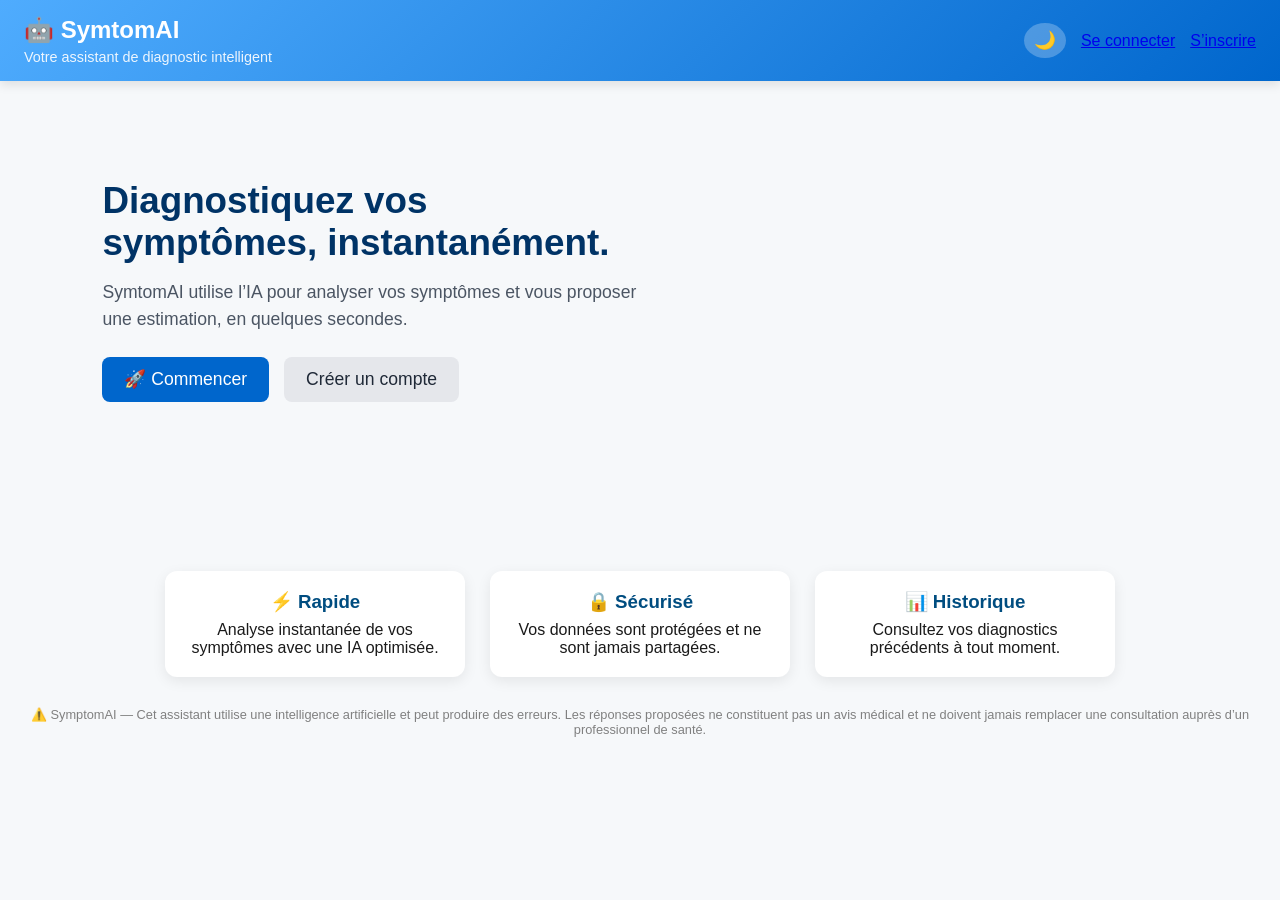
<file: templates/index.html>
<!DOCTYPE html>
<html lang="fr">
<head>
    <meta charset="UTF-8">
    <meta name="viewport" content="width=device-width, initial-scale=1.0">
    <title>SymptomAI-Accueil</title>
    <link rel="stylesheet" href="/static/css/style.css">
</head>

<body>

<header class="header">
    <div class="header-left">
        <h2>🤖 SymtomAI</h2>
        <p>Votre assistant de diagnostic intelligent</p>
    </div>

    <div class="header-right">
        <button id="dark-toggle" class="dark-btn">🌙</button>
        <a href="/user/login" class="header-btn">Se connecter</a>
        <a href="/user/register" class="header-btn">S’inscrire</a>
    </div>
</header>


<!-- ================= MAIN HERO SECTION ================= -->
<section class="hero">
    <div class="hero-content">
        <h1>Diagnostiquez vos symptômes, instantanément.</h1>
        <p>SymtomAI utilise l’IA pour analyser vos symptômes et vous proposer une estimation,
           en quelques secondes.</p>

        <div class="hero-buttons">
            <a href="/user/login" class="cta-btn">🚀 Commencer</a>
            <a href="/user/register" class="cta-btn secondary">Créer un compte</a>
        </div>
    </div>

    <div class="hero-img"></div>
</section>


<!-- =============== FEATURES SECTION ================= -->
<section class="features">

    <div class="feature-card">
        <h3>⚡ Rapide</h3>
        <p>Analyse instantanée de vos symptômes avec une IA optimisée.</p>
    </div>

    <div class="feature-card">
        <h3>🔒 Sécurisé</h3>
        <p>Vos données sont protégées et ne sont jamais partagées.</p>
    </div>

    <div class="feature-card">
        <h3>📊 Historique</h3>
        <p>Consultez vos diagnostics précédents à tout moment.</p>
    </div>

</section>


<footer class="footer">
    ⚠️ SymptomAI — Cet assistant utilise une intelligence artificielle et 
    peut produire des erreurs. Les réponses proposées ne constituent pas 
    un avis médical et ne doivent jamais remplacer une consultation 
    auprès d’un professionnel de santé.
</footer>


<!-- CHARGER LE DARKMODE EN PREMIER -->
<script src="/static/js/theme.js"></script>

<script src="/static/js/script.js"></script>

</body>
</html>
</file>
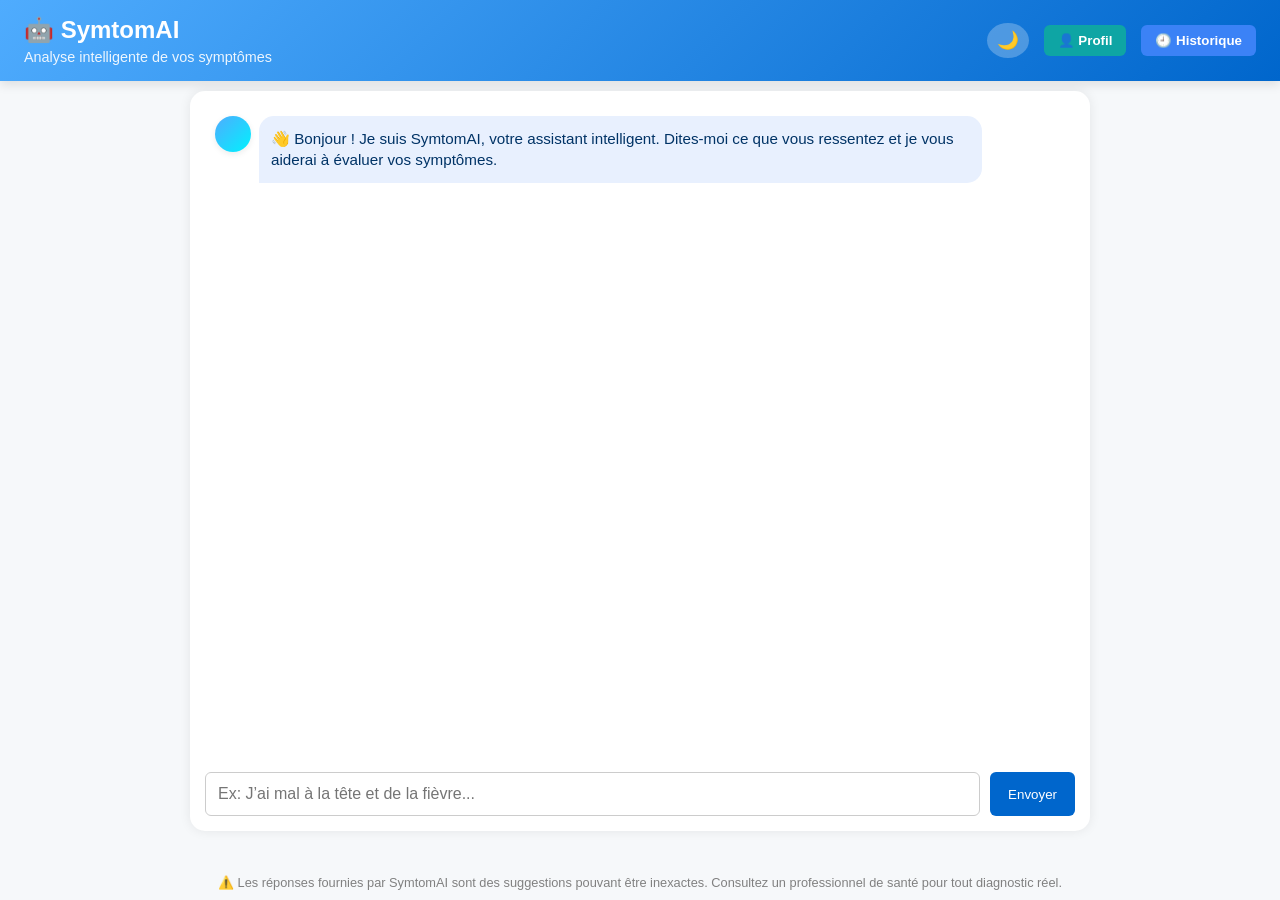
<file: templates/chat.html>
<!-- templates/chat.html -->
<!DOCTYPE html>
<html lang="fr">
<head>
  <meta charset="utf-8"/>
  <meta name="viewport" content="width=device-width,initial-scale=1"/>
  <title>SymtomAI</title>
  <link rel="stylesheet" href="/static/css/style.css">
</head>
<body>
  <header class="header">
  <div class="header-left">
    <h2>🤖 SymtomAI</h2>
    <p>Analyse intelligente de vos symptômes</p>
  </div>

  <div class="header-right">
    <!-- bouton thème sombre -->
    <button id="dark-toggle" class="dark-btn" aria-label="Toggle dark mode">🌙</button>

    <!-- lien vers profil -->
    <button id="profile-btn" class="logout-btn" style="background:#0ea5a4;">👤 Profil</button>

    <!-- lien historique -->
    <button id="history-btn" class="logout-btn" style="background:#3b82f6;">🕘 Historique</button>

     </div>
</header>



  <div id="chat-container">
    <div id="chat-box">
      <div id="messages">
        <div class="message bot">
          <div class="avatar bot-avatar"></div>
          <div class="bubble">👋 Bonjour ! Je suis SymtomAI, votre assistant intelligent. Dites-moi ce que vous ressentez et je vous aiderai à évaluer vos symptômes.</div>

        </div>
      </div>

      <div id="input-container">
        <input id="user-input" type="text" placeholder="Ex: J’ai mal à la tête et de la fièvre...">
        <button id="send-btn">Envoyer</button>
      </div>
    </div>
  </div>

  <footer class="footer">
    ⚠️ Les réponses fournies par SymtomAI sont des suggestions pouvant être inexactes. 
    Consultez un professionnel de santé pour tout diagnostic réel.
</footer>

<script>
function logout() {
    localStorage.removeItem("id_user");
    window.location = "/user/login";
}
</script>
  <script src="/static/js/script.js"></script>
</body>

</html>
</file>
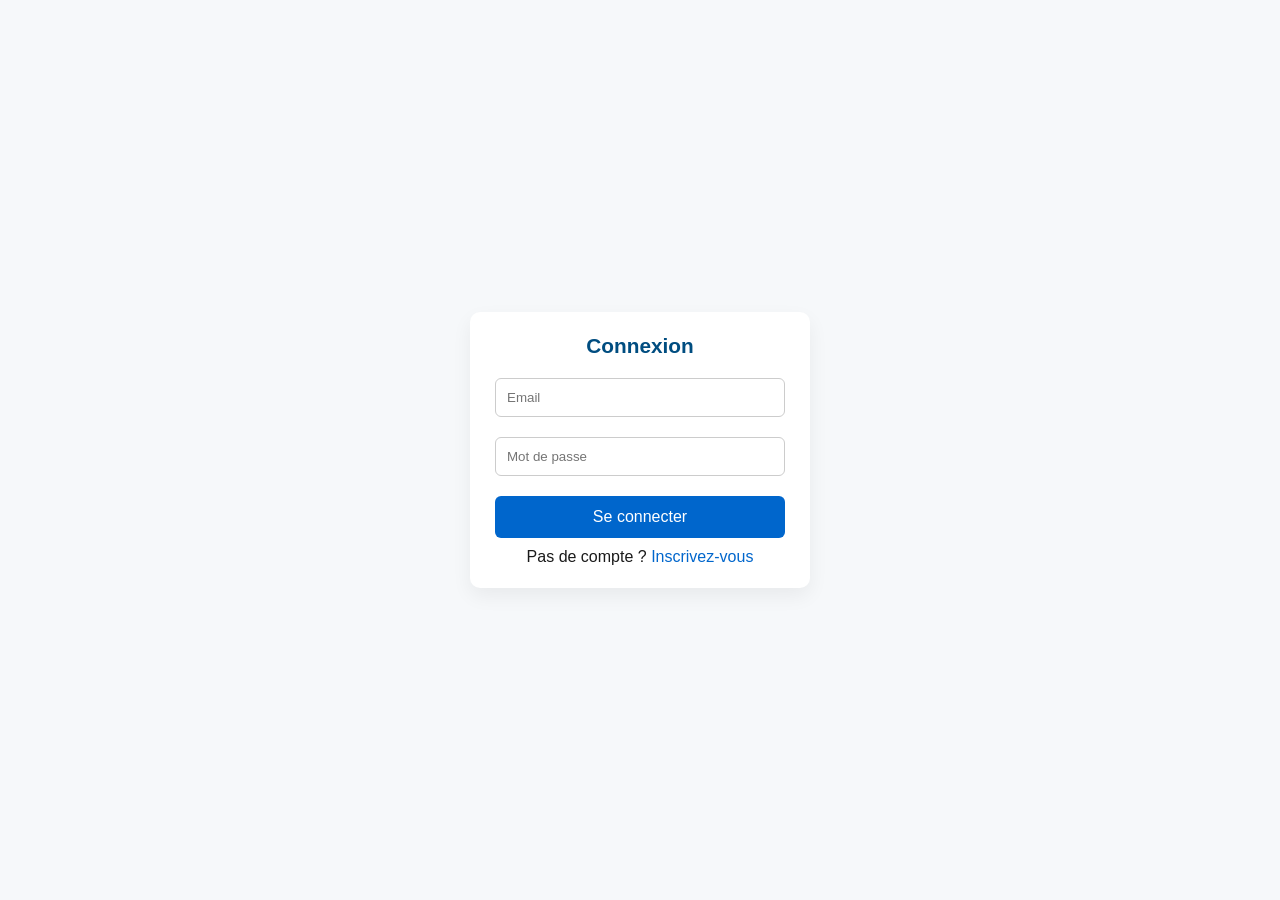
<file: templates/login.html>
<!doctype html>
<html lang="fr">
<head>
<meta charset="utf-8"/>
<meta name="viewport" content="width=device-width,initial-scale=1"/>
<title>Connexion - SymtomAI</title>
<link rel="stylesheet" href="/static/css/style.css">
</head>

<body class="auth-page">

  <main class="auth-card">
    <h3>Connexion</h3>

    <input id="email" placeholder="Email" type="email" required />
    <input id="password" placeholder="Mot de passe" type="password" required />

    <button id="login-btn">Se connecter</button>

    <p style="margin-top:10px;">
      Pas de compte ?
      <a href="{{ url_for('user.register_page') }}">Inscrivez-vous</a>
    </p>
  </main>

  <script>
    async function login() {
      const email = document.getElementById("email").value.trim();
      const password = document.getElementById("password").value.trim();

      if (!email || !password) {
        alert("Veuillez remplir tous les champs.");
        return;
      }

      const response = await fetch("/user/login", {
        method: "POST",
        headers: {"Content-Type": "application/json"},
        body: JSON.stringify({ email_user: email, password })
      });

      const data = await response.json();

      if (response.ok) {
        localStorage.setItem("id_user", data.id_user);
        window.location = "/chat";
      } else {
        alert(data.error || "Erreur lors de la connexion.");
      }
    }

    document.getElementById("login-btn").onclick = login;

    document.addEventListener("keypress", (e) => {
      if (e.key === "Enter") login();
    });
  </script>

</body>
</html>
</file>
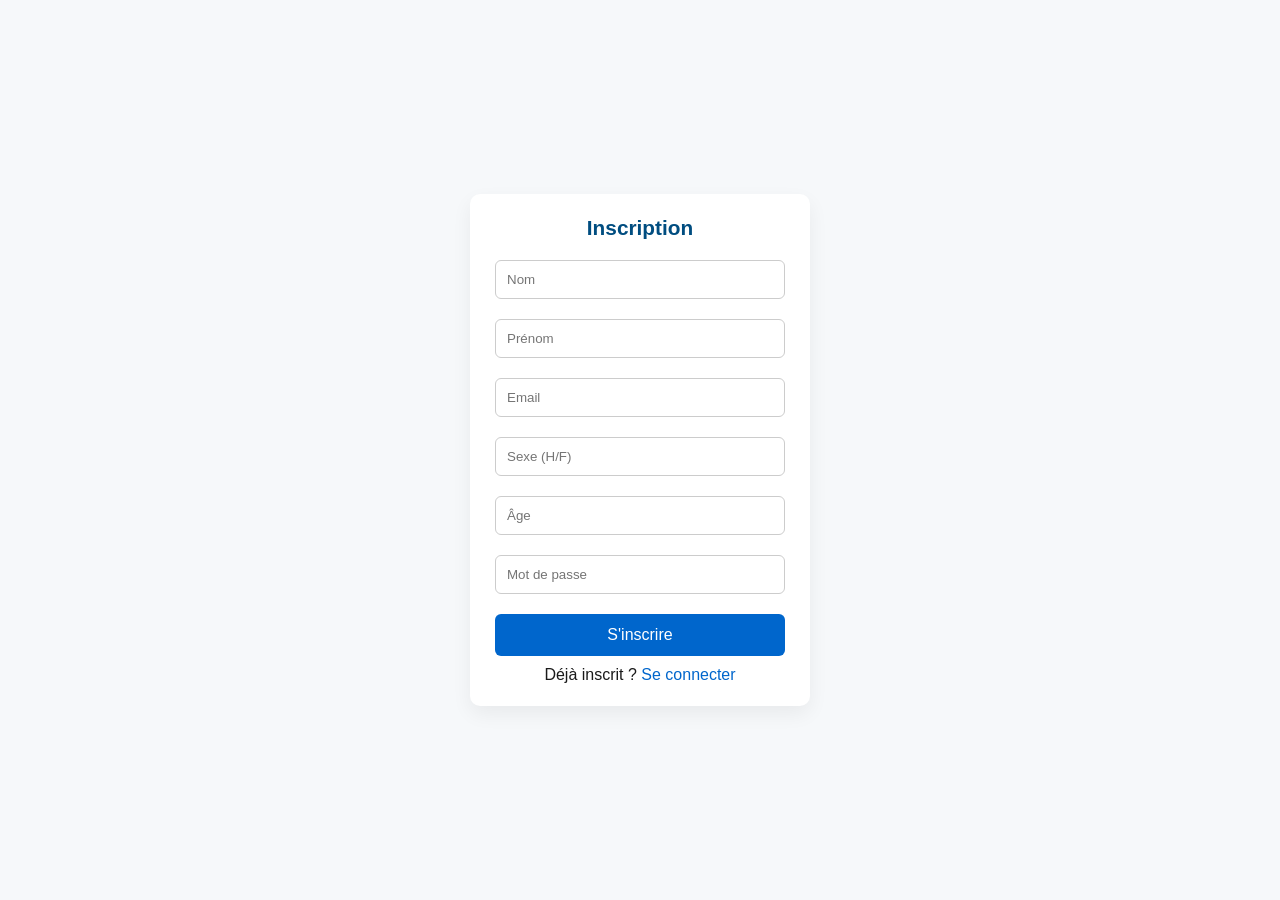
<file: templates/register.html>
<!doctype html>
<html lang="fr">
<head>
    <meta charset="utf-8"/>
    <meta name="viewport" content="width=device-width,initial-scale=1"/>
    <title>Inscription - SymptomAI</title>
    <link rel="stylesheet" href="/static/css/style.css">
</head>

<body class="auth-page">

  <main class="auth-card">
    <h3>Inscription</h3>

    <input id="nom" placeholder="Nom" type="text" />
    <input id="prenom" placeholder="Prénom" type="text" />
    <input id="email" placeholder="Email" type="email" />
    <input id="sexe" placeholder="Sexe (H/F)" type="text" />
    <input id="age" placeholder="Âge" type="number" />
    <input id="password" placeholder="Mot de passe" type="password" />

    <button id="register-btn">S'inscrire</button>

    <p style="margin-top:10px;">
      Déjà inscrit ?
      <a href="{{ url_for('user.login_page') }}">Se connecter</a>
    </p>
  </main>

<script>
  async function register() {

    const body = {
      nom_user: document.getElementById("nom").value.trim(),
      prenom_user: document.getElementById("prenom").value.trim(),
      email_user: document.getElementById("email").value.trim(),
      sexe_user: document.getElementById("sexe").value.trim(),
      age_user: document.getElementById("age").value,
      password: document.getElementById("password").value
    };

    const res = await fetch("/user/register", {
      method:"POST",
      headers: {"Content-Type":"application/json"},
      body: JSON.stringify(body)
    });

    const data = await res.json();

    if (res.ok) {
      alert("Inscription réussie !");
      window.location = "/user/login";
    } else {
      alert(data.error || "Erreur lors de l'inscription.");
    }
  }

  document.getElementById("register-btn").onclick = register;
</script>

</body>
</html>
</file>
<file: static/css/style.css>
/* ============================================================
   🌐 RESET & BASE
============================================================ */
* {
    margin: 0;
    padding: 0;
    box-sizing: border-box;
}

html, body {
    height: 100%;
}

body {
    font-family: "Segoe UI", sans-serif;
    background-color: #f6f8fa;
    display: flex;
    flex-direction: column;
    color: #1a1a1a;
}

/* ============================================================
   🧭 HEADER (Aligné – Version Pro)
============================================================ */
.header {
    background: linear-gradient(135deg, #4facfe, #0066cc);
    color: white;
    padding: 1rem 1.5rem;
    box-shadow: 0 4px 10px rgba(0,0,0,0.1);

    display: flex;
    justify-content: space-between;
    align-items: center;
}

.header-left h2 {
    font-size: 1.5rem;
    font-weight: 600;
    margin-bottom: 5px;
}

.header-left p {
    font-size: 0.9rem;
    opacity: 0.9;
}

.header-right {
    display: flex;
    align-items: center;
    gap: 15px;
}

/* Bouton Mode sombre */
.dark-btn {
    background: rgba(255,255,255,0.25);
    color: white;
    border: none;
    padding: 7px 10px;
    border-radius: 50%;
    cursor: pointer;
    font-size: 1.1rem;
    transition: background 0.2s ease;
}

.dark-btn:hover {
    background: rgba(255,255,255,0.4);
}

/* Bouton Déconnexion */
.logout-btn {
    background: #ff4d4d;
    border: none;
    padding: 8px 14px;
    border-radius: 6px;
    color: white;
    cursor: pointer;
    font-weight: bold;
    transition: background 0.2s ease;
}

.logout-btn:hover {
    background: #e60000;
}

/* ============================================================
   💬 CHAT CONTAINER
============================================================ */
#chat-container {
    flex: 1;
    width: 100%;
    display: flex;
    justify-content: center;
    padding: 10px;
}

#chat-box {
    width: 100%;
    max-width: 900px;
    background: white;
    border-radius: 15px;
    box-shadow: 0 0 12px rgba(0,0,0,0.08);

    display: flex;
    flex-direction: column;
    padding: 15px;

    min-height: 70vh;
    max-height: calc(100vh - 160px);
    overflow: hidden;
}

/* ============================================================
   💬 MESSAGES
============================================================ */
#messages {
    flex: 1;
    overflow-y: auto;
    padding: 10px;
    scroll-behavior: smooth;
}

.message {
    margin-bottom: 12px;
    display: flex;
    align-items: flex-start;
    gap: 8px;
}

/* Bubbles */
.bubble {
    background: #e8f0fe;
    color: #003366;
    padding: 12px;
    border-radius: 15px 15px 15px 0;
    max-width: 85%;
    word-wrap: break-word;
    font-size: 0.95rem;
    line-height: 1.4;
}

.user .bubble {
    background: #0066cc;
    color: white;
    border-radius: 15px 15px 0 15px;
    margin-left: auto;
}

/* Avatars */
.bot-avatar,
.user-avatar {
    width: 36px;
    height: 36px;
    border-radius: 50%;
    flex-shrink: 0;
}

.bot-avatar {
    background: linear-gradient(135deg, #4facfe, #00f2fe);
    box-shadow: 0 2px 6px rgba(0,0,0,0.08);
}

.user-avatar {
    background: linear-gradient(135deg, #06b6d4, #0ea5a4);
}

/* ============================================================
   🧪 DIAGNOSTICS
============================================================ */
.symptom-tag {
    background: #dff3ff;
    color: #0066aa;
    padding: 4px 8px;
    border-radius: 10px;
    font-size: 0.8em;
    margin: 2px;
    display: inline-block;
}

.diagnosis-card {
    background: #fff8db;
    border: 1px solid #f4c542;
    padding: 12px;
    border-radius: 12px;
    margin-top: 10px;
}

.diagnosis-title {
    font-weight: bold;
    color: #c27a00;
    margin-bottom: 5px;
}

.confidence-bar {
    height: 6px;
    background: #eee;
    border-radius: 3px;
    margin-top: 6px;
}

.confidence-fill {
    height: 100%;
    background: #10b981;
    border-radius: 3px;
}

/* ============================================================
   ✏️ INPUT AREA
============================================================ */
#input-container {
    display: flex;
    gap: 10px;
    margin-top: 10px;
}

#user-input {
    flex: 1;
    padding: 12px;
    border-radius: 6px;
    border: 1px solid #ccc;
    font-size: 1em;
    outline: none;
    transition: border 0.2s;
}

#user-input:focus {
    border-color: #0066cc;
}

#send-btn {
    background-color: #0066cc;
    color: white;
    border: none;
    border-radius: 6px;
    padding: 12px 18px;
    cursor: pointer;
    transition: background 0.2s ease;
}

#send-btn:hover {
    background-color: #004d99;
}

/* ============================================================
   📌 FOOTER
============================================================ */
.footer {
    text-align: center;
    font-size: 0.8em;
    color: gray;
    padding: 10px;
}

/* ============================================================
   🔐 AUTH PAGES
============================================================ */
.auth-page {
    display: flex;
    align-items: center;
    justify-content: center;
    height: 100vh;
    background: #f6f8fa;
}

.auth-card {
    background: white;
    padding: 22px 25px;
    border-radius: 10px;
    box-shadow: 0 8px 20px rgba(0,0,0,0.06);
    width: 340px;
    text-align: center;
}

.auth-card h3 {
    margin-bottom: 10px;
    font-size: 1.3rem;
    color: #004d80;
}

.auth-card input {
    width: 100%;
    padding: 11px;
    margin: 10px 0;
    border-radius: 6px;
    border: 1px solid #ccc;
    transition: border 0.2s;
}

.auth-card input:focus {
    border-color: #0066cc;
}

.auth-card button {
    width: 100%;
    background: #0066cc;
    color: white;
    padding: 12px;
    border: none;
    border-radius: 6px;
    cursor: pointer;
    margin-top: 10px;
    transition: background 0.2s ease;
    font-size: 1rem;
}

.auth-card button:hover {
    background: #004d99;
}

.auth-card a {
    color: #0066cc;
    text-decoration: none;
    font-weight: 500;
}

.auth-card a:hover {
    text-decoration: underline;
}

/* ============================================================
   🌙 DARK MODE (Full UI)
============================================================ */
body.dark {
    background: #0f172a;
    color: #e6eef8;
}

/* Header */
body.dark .header {
    background: linear-gradient(135deg, #0b314b, #072b39);
    box-shadow: 0 4px 12px rgba(0,0,0,0.4);
}

/* Chat */
body.dark #chat-box {
    background: #1e293b;
    box-shadow: 0 0 12px rgba(0,0,0,0.5);
}

/* Messages */
body.dark .bubble {
    background: #1e3a5f;
    color: #dbeafe;
    border: 1px solid rgba(255,255,255,0.1);
}

body.dark .user .bubble {
    background: #0ea5a4;
    color: #033;
}

/* Diagnostic */
body.dark .diagnosis-card {
    background: #2d3648;
    border-color: #c6971b;
}

body.dark .symptom-tag {
    background: #1e293b;
    color: #7dd3fc;
}

/* Inputs */
body.dark #user-input {
    background: #0f172a;
    border: 1px solid #334155;
    color: #e2e8f0;
}

body.dark #user-input:focus {
    border-color: #38bdf8;
}

/* Buttons */
body.dark #send-btn {
    background: #075985;
}

body.dark #send-btn:hover {
    background: #0369a1;
}

/* Auth */
body.dark .auth-page {
    background: #0f172a;
}

body.dark .auth-card {
    background: #1e293b;
    color: #e2e8f0;
}

body.dark .auth-card input {
    background: #0f172a;
    border: 1px solid #334155;
    color: #e2e8f0;
}

body.dark .auth-card button {
    background: #0369a1;
}

body.dark .auth-card button:hover {
    background: #0284c7;
}

body.dark .auth-card a {
    color: #38bdf8;
}

/* ============================================================
   📱 RESPONSIVE
============================================================ */
@media (max-width: 600px) {

    #chat-box {
        padding: 10px;
        border-radius: 10px;
        max-height: calc(100vh - 150px);
    }

    .header h2 {
        font-size: 1.2rem;
    }

    .bubble {
        font-size: 0.9rem;
    }

    .auth-card {
        width: 90%;
    }
}

/* HERO ACCUEIL */
.hero {
    display: flex;
    justify-content: space-between;
    align-items: center;
    padding: 50px 8%;
    gap: 30px;
}

.hero-content {
    max-width: 550px;
}

.hero-content h1 {
    font-size: 2.3rem;
    font-weight: 700;
    color: #003366;
    margin-bottom: 15px;
}

.hero-content p {
    font-size: 1.1rem;
    line-height: 1.5;
    color: #4b5563;
}

.hero-buttons {
    margin-top: 25px;
    display: flex;
    gap: 15px;
}

.cta-btn {
    background: #0066cc;
    color: white;
    padding: 12px 22px;
    border-radius: 8px;
    font-size: 1.1rem;
    text-decoration: none;
    transition: background 0.2s ease;
}

.cta-btn:hover {
    background: #004d99;
}

.cta-btn.secondary {
    background: #e5e7eb;
    color: #1f2937;
}

.cta-btn.secondary:hover {
    background: #d1d5db;
}

/* HERO IMAGE */
.hero-img {
    width: 420px;
    height: 320px;
    background: url('https://cdn-icons-png.flaticon.com/512/2966/2966487.png')
        no-repeat center/contain;
}


/* FEATURES */
.features {
    margin-top: 50px;
    padding: 20px 8%;
    display: flex;
    justify-content: center;
    gap: 25px;
}

.feature-card {
    background: white;
    border-radius: 12px;
    padding: 20px;
    max-width: 300px;
    text-align: center;
    box-shadow: 0 4px 14px rgba(0,0,0,0.08);
}

.feature-card h3 {
    color: #004d80;
    margin-bottom: 8px;
}

/* DARK MODE FOR INDEX */
body.dark .hero-content h1 {
    color: #dbeafe;
}

body.dark .hero-content p {
    color: #cbd5e1;
}

body.dark .feature-card {
    background: #1e293b;
    color: #e2e8f0;
}

body.dark .cta-btn.secondary {
    background: #334155;
    color: white;
}

body.dark .cta-btn.secondary:hover {
    background: #1e293b;
}
</file>
